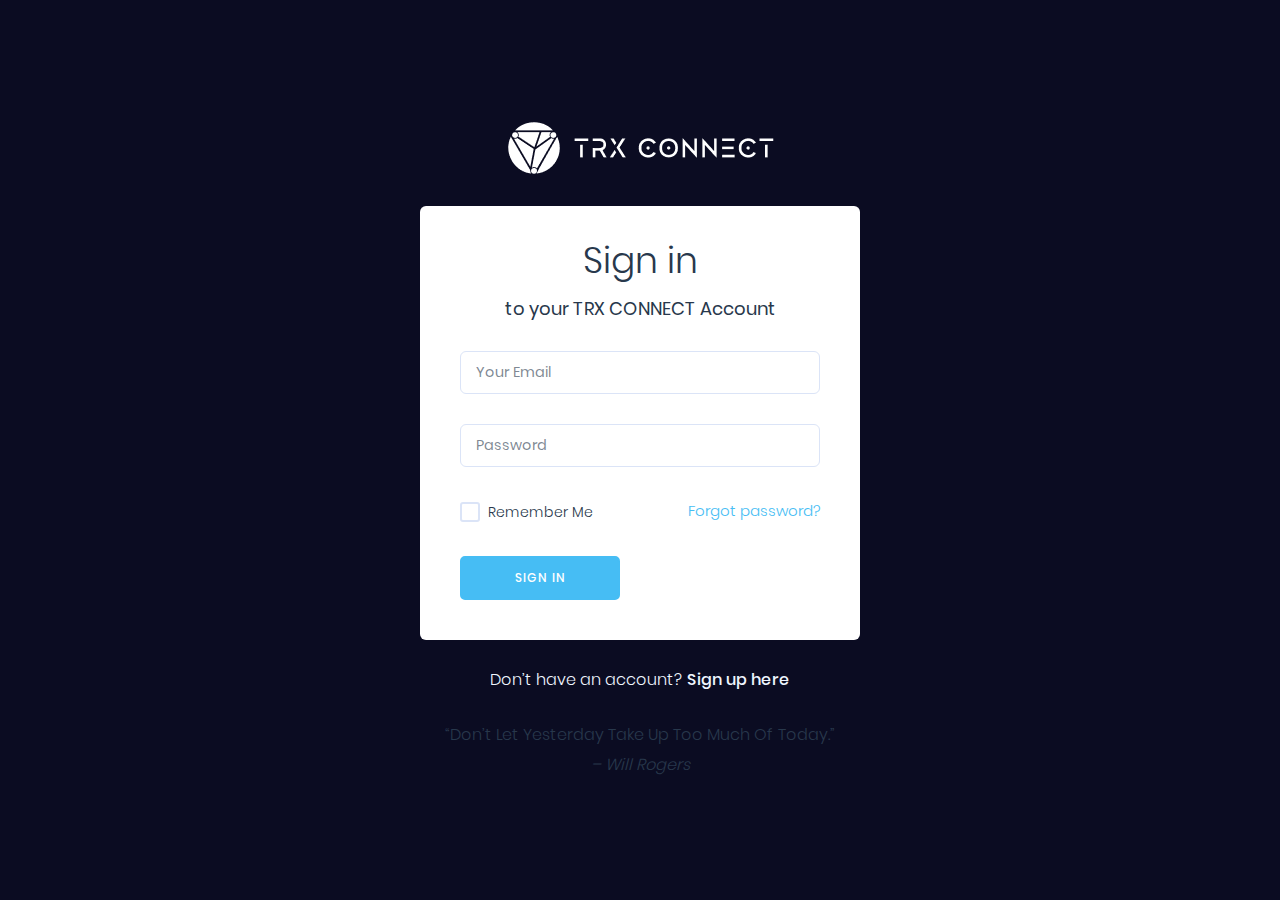
<file: login.html>
<!DOCTYPE html>
<html lang="zxx" class="js">
<head>
    <meta charset="utf-8">
<meta name="author" content="TRXconnect">
<meta name="viewport" content="width=device-width, initial-scale=1, shrink-to-fit=no">
<meta name="description" content="">
<!-- Fav Icon  -->
<link rel="shortcut icon" href="images/favicon.png">
<!-- Site Title  -->
<title>TRXconnect- A decentralized Tron protocol</title>
<!-- Bundle and Base CSS -->
<link rel="stylesheet" href="assets/css/vendor.bundle.css?ver=1930">
<link rel="stylesheet" href="assets/css/style-dark.css?ver=1930" id="changeTheme">
<!-- Extra CSS -->
<link rel="stylesheet" href="assets/css/theme.css?ver=1930">




</head>
   


    <body class="nk-body body-wider bg-light-alt">

	<div class="nk-wrap">
    
        <main class="nk-pages nk-pages-centered bg-theme">
            <div class="ath-container">
                <div class="ath-header text-center">
                    <a href="index.html" class="ath-logo"><img src="images/logo-full-white.png" srcset="images/logo-full-white2x.png 2x" alt="logo"></a>
                </div>
                <div class="ath-body">
                    <h5 class="ath-heading title">Sign in <small class="tc-default">to your TRX CONNECT Account</small></h5>
                    <form action="./">
                        <div class="field-item">
                            <div class="field-wrap">
                                <input type="text" class="input-bordered" placeholder="Your Email">
                            </div>
                        </div>
                        <div class="field-item">
                            <div class="field-wrap">
                                <input type="password" class="input-bordered" placeholder="Password">
                            </div>
                        </div>
                        <div class="d-flex justify-content-between align-items-center pdb-r">
                            <div class="field-item pb-0">
                                <input class="input-checkbox" id="remember-me-2" type="checkbox">
                                <label for="remember-me-2">Remember Me</label>
                            </div>
                            <div class="forget-link fz-6">
                                <a href="reset.html">Forgot password?</a>
                            </div>
                        </div>
                        <button class="btn btn-primary btn-block btn-md">Sign In</button>
                    </form>
                    
                </div>
                <div class="ath-note text-center tc-light">
                    Don’t have an account? <a href="register.html"> <strong>Sign up here</strong></a>
                </div>

                <div class="ath-note text-center ">
                   <p1>“Don’t Let Yesterday Take Up Too Much Of Today.” <br><i>– Will Rogers</i></p1>
                </div>
            </div>
        </main>
    
	</div>
	<div class="preloader"><span class="spinner spinner-round"></span></div>
	
	<!-- JavaScript -->
	<script src="assets/js/jquery.bundle.js?ver=1930"></script>
	<script src="assets/js/scripts.js?ver=1930"></script>
	<script src="assets/js/charts.js"></script>
</body>
</html>
</file>
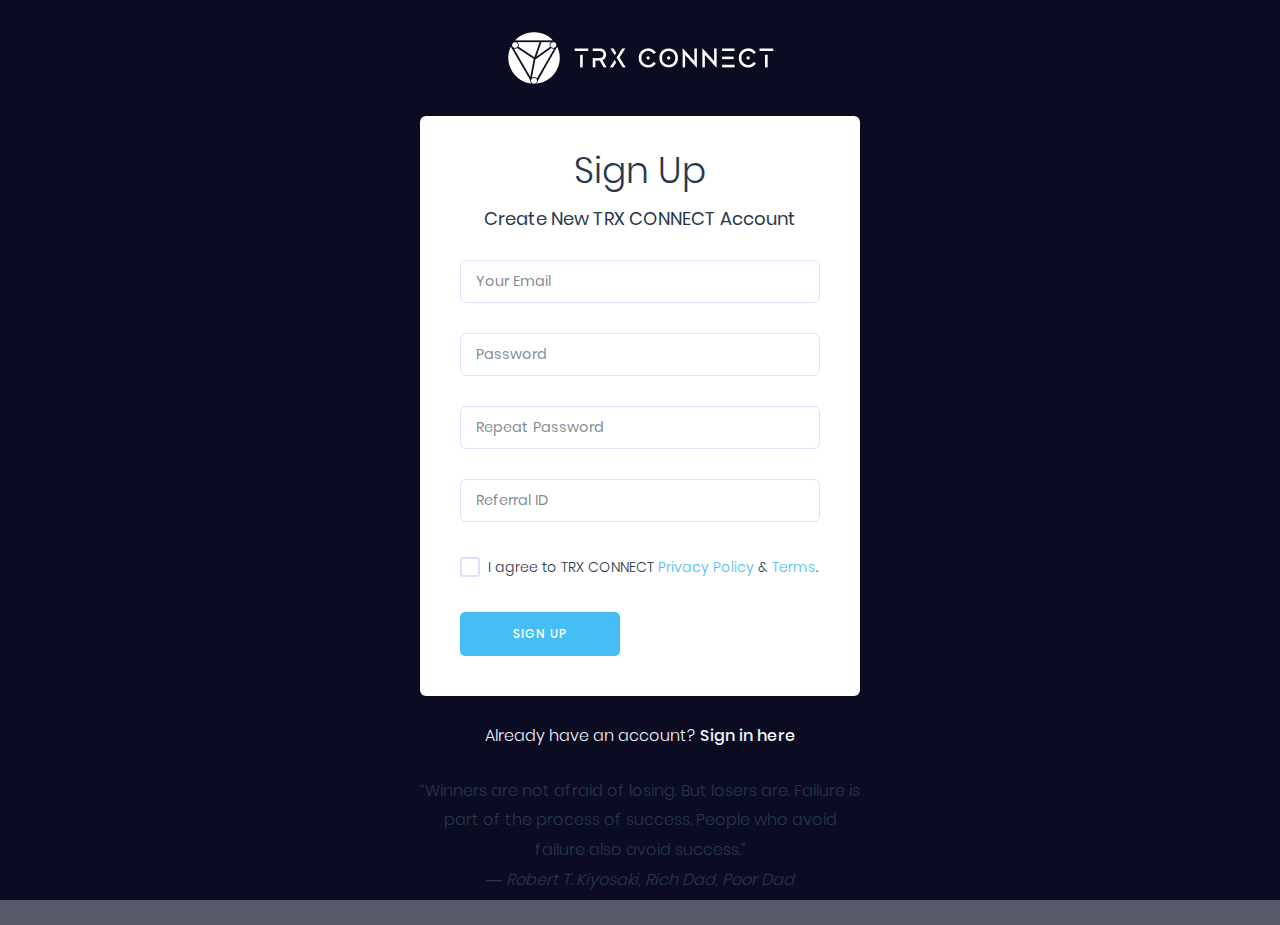
<file: register.html>
<!DOCTYPE html>
<html lang="zxx" class="js">
<head>
    <meta charset="utf-8">
<meta name="author" content="TRXconnect">
<meta name="viewport" content="width=device-width, initial-scale=1, shrink-to-fit=no">
<meta name="description" content="">
<!-- Fav Icon  -->
<link rel="shortcut icon" href="images/favicon.png">
<!-- Site Title  -->
<title>TRXconnect- A decentralized Tron protocol</title>
<!-- Bundle and Base CSS -->
<link rel="stylesheet" href="assets/css/vendor.bundle.css?ver=1930">
<link rel="stylesheet" href="assets/css/style-dark.css?ver=1930" id="changeTheme">
<!-- Extra CSS -->
<link rel="stylesheet" href="assets/css/theme.css?ver=1930">




</head>
   


    <body class="nk-body body-wider bg-light-alt">

	<div class="nk-wrap">
    
        <main class="nk-pages nk-pages-centered bg-theme">
            <div class="ath-container">
                <div class="ath-header text-center">
                    <a href="index.html" class="ath-logo"><img src="images/logo-full-white.png" srcset="images/logo-full-white2x.png 2x" alt="logo"></a>
                </div>
                <div class="ath-body">
                    <h5 class="ath-heading title">Sign Up <small class="tc-default">Create New TRX CONNECT Account</small></h5>
                    <form action="./">
                        
                        <div class="field-item">
                            <div class="field-wrap">
                                <input type="text" class="input-bordered" placeholder="Your Email">
                            </div>
                        </div>
                        <div class="field-item">
                            <div class="field-wrap">
                                <input type="password" class="input-bordered" placeholder="Password">
                            </div>
                        </div>
                        <div class="field-item">
                            <div class="field-wrap">
                                <input type="password" class="input-bordered" placeholder="Repeat Password">
                            </div>
                        </div>
                        <div class="field-item">
                            <div class="field-wrap">
                                <input type="password" class="input-bordered" placeholder="Referral ID">
                            </div>
                        </div>
                        <div class="field-item">
                            <input class="input-checkbox" id="agree-term-2" type="checkbox">
                            <label for="agree-term-2">I agree to TRX CONNECT <a href="#">Privacy Policy</a> &amp; <a href="#">Terms</a>.</label>
                        </div>
                        <button class="btn btn-primary btn-block btn-md">Sign Up</button>
                    </form>
                </div>
                <div class="ath-note text-center tc-light">
                    Already have an account? <a href="login.html"> <strong>Sign in here</strong></a>

                </div>
                    <div class="ath-note text-center">
                    “Winners are not afraid of losing. But losers are. Failure is part of the process of success. People who avoid failure also avoid success.” <br> <i>― Robert T. Kiyosaki, Rich Dad, Poor Dad</i>
                </div>
            
            </div>
        </main>
    
	</div>
	<div class="preloader"><span class="spinner spinner-round"></span></div>
	
	<!-- JavaScript -->
	<script src="assets/js/jquery.bundle.js?ver=1930"></script>
	<script src="assets/js/scripts.js?ver=1930"></script>
	<script src="assets/js/charts.js"></script>
</body>
</html>
</file>
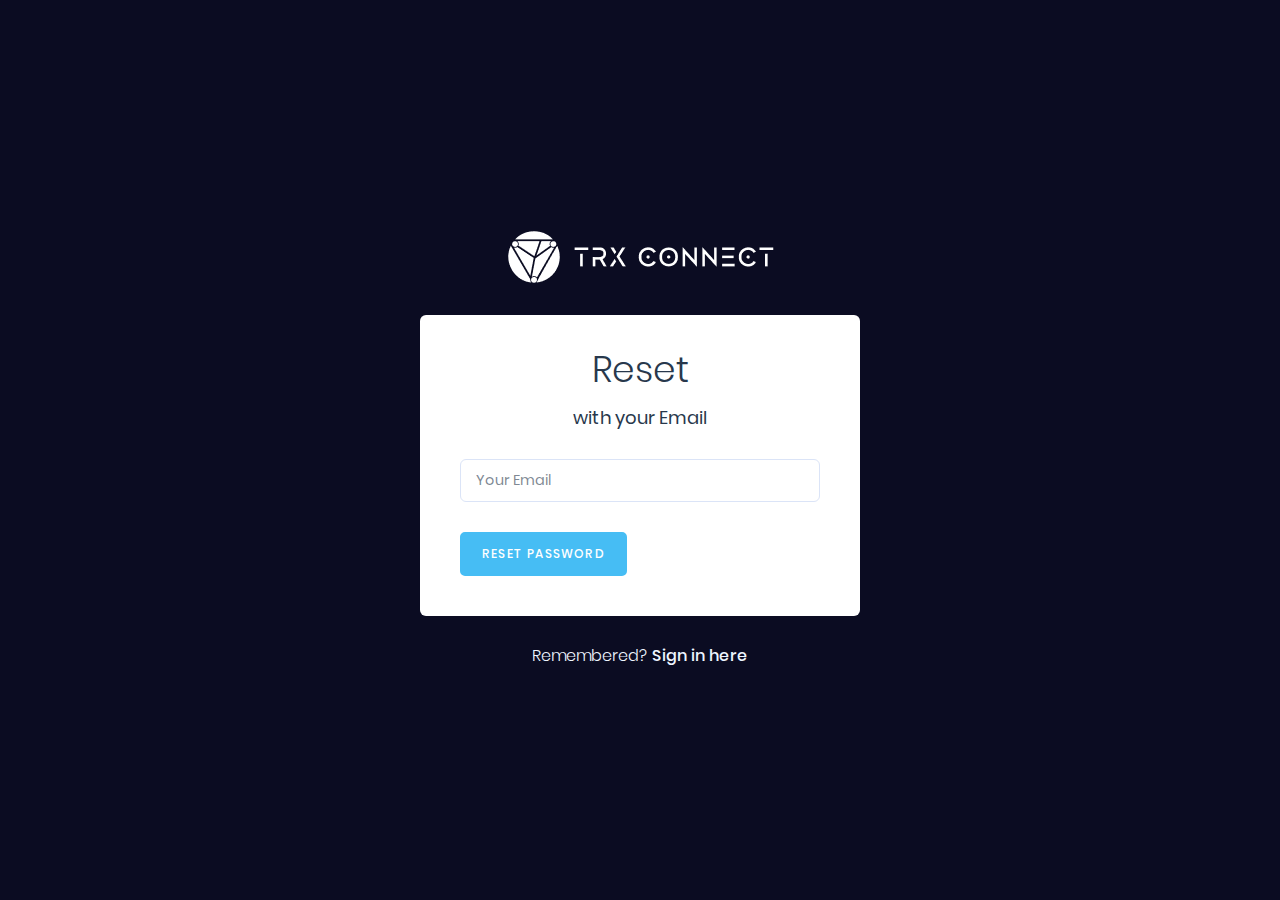
<file: reset.html>
<!DOCTYPE html>
<html lang="zxx" class="js">
<head>
    <meta charset="utf-8">
<meta name="author" content="TRXconnect">
<meta name="viewport" content="width=device-width, initial-scale=1, shrink-to-fit=no">
<meta name="description" content="">
<!-- Fav Icon  -->
<link rel="shortcut icon" href="images/favicon.png">
<!-- Site Title  -->
<title>TRXconnect- A decentralized Tron protocol</title>
<!-- Bundle and Base CSS -->
<link rel="stylesheet" href="assets/css/vendor.bundle.css?ver=1930">
<link rel="stylesheet" href="assets/css/style-dark.css?ver=1930" id="changeTheme">
<!-- Extra CSS -->
<link rel="stylesheet" href="assets/css/theme.css?ver=1930">




</head>
  


    <body class="nk-body body-wider bg-light-alt">

	<div class="nk-wrap">
    
        <main class="nk-pages nk-pages-centered bg-theme">
            <div class="ath-container">
                <div class="ath-header text-center">
                    <a href="index.html" class="ath-logo"><img src="images/logo-full-white.png" srcset="images/logo-full-white2x.png 2x" alt="logo"></a>
                </div>
                <div class="ath-body">
                    <h5 class="ath-heading title">Reset <small class="tc-default">with your Email</small></h5>
                    <form action="./">
                        <div class="field-item">
                            <div class="field-wrap">
                                <input type="text" class="input-bordered" placeholder="Your Email">
                            </div>
                        </div>
                        <button class="btn btn-primary btn-block btn-md">Reset Password</button>
                    </form>
                </div>
                <div class="ath-note text-center tc-light">
                    Remembered? <a href="login.html"> <strong>Sign in here</strong></a>
                </div>
            </div>
        </main>
    
	</div>
	<div class="preloader"><span class="spinner spinner-round"></span></div>
	
	<!-- JavaScript -->
	<script src="assets/js/jquery.bundle.js?ver=1930"></script>
	<script src="assets/js/scripts.js?ver=1930"></script>
	<script src="assets/js/charts.js"></script>
</body>
</html>
</file>
<file: assets/css/theme.css>
/*!
Template :	ICOCrypto @by Softnio
Theme	 :  Default
Version   :  1.9.3
Updated   :  05/05/2021 
*/
/*! WRITE YOUR CUSTOM STYLE **/
</file>
